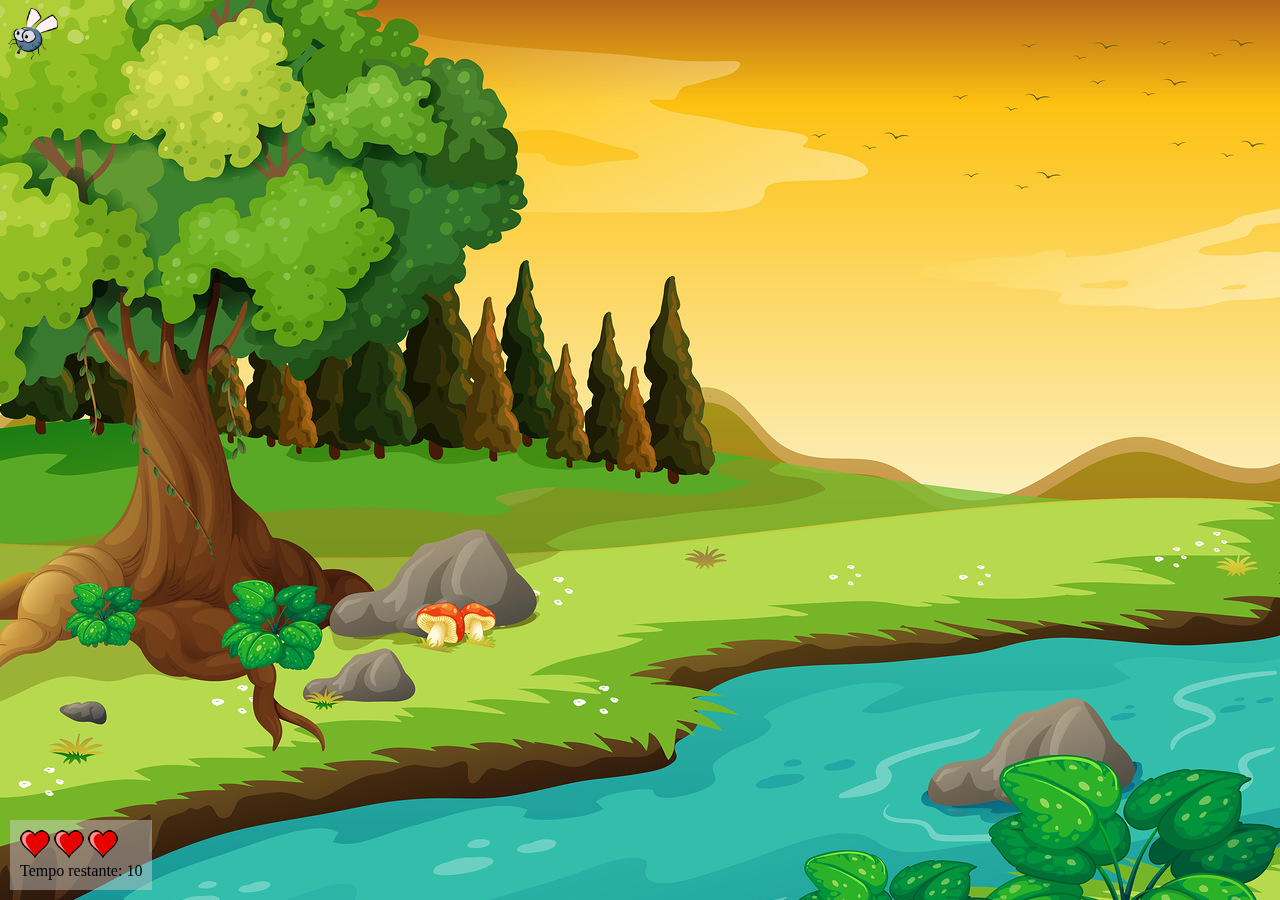
<file: index.html>
<!DOCTYPE html>
<html>
<head>
	<meta charset="utf-8">
	<meta name="viewport" content="width=device-width, initial-scale=1">
	<title>Mate o Mosquito</title>
	<link rel=stylesheet href="estilo.css">
	<style>
	html{
	cursor: url(imagens/mata_mosca.png), auto;
	}
	</style>
</head>
<body>
<img src="imagens/mosca.png" class="misquito" id="mosquitao" style="width:50px" onclick="clicado()">
<div class="painel">
			<div class="vidas">
				<img id="v1" src="imagens/coracao_cheio.png" />
				<img id="v2" src="imagens/coracao_cheio.png" />
				<img id="v3" src="imagens/coracao_cheio.png" />
			</div>

			<div class="cronometro">Tempo restante: <span id="cronometro"></span></div>
		</div>
<script src="logica.js"></script>
<script type="text/javascript">

	tempo = 10
	document.getElementById('cronometro').innerHTML = tempo
	function time(){
			tempo = tempo - 1
			document.getElementById('cronometro').innerHTML = tempo
			console.log(tempo)
	}
	setInterval(time, 1000);
</script>
</body>
</html>
</file>
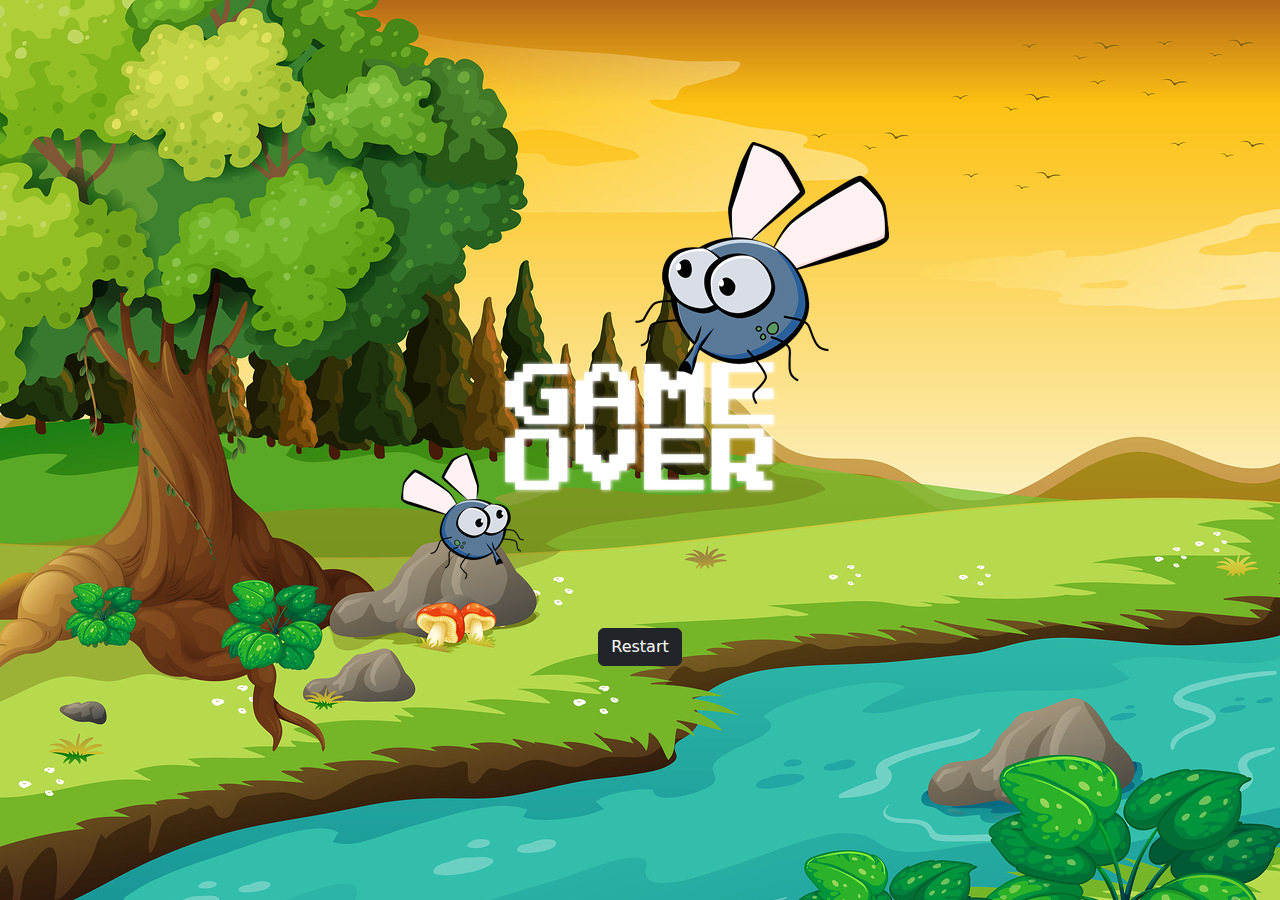
<file: fim_de_jogo.html>
<!DOCTYPE html>
<html>
<head>
	<meta charset="utf-8">
	<meta name="viewport" content="width=device-width, initial-scale=1">
	<title>
		fim de jogo!
	</title>
	<link rel=stylesheet href="https://cdn.jsdelivr.net/npm/bootstrap@5.3.1/dist/css/bootstrap.min.css">
	<style>
		body{
	background-size: 100%;
	background-image: url("imagens/bg.jpg");
}
#caixa{
	padding: 10%;
	display: flex;
	flex-direction:column;
    justify-content: center;
    align-items: center;
}
	</style>
	<script type="text/javascript">
		function paginit(){
			window.location.href = 'pag.html'
		}
	</script>
</head>
<body>
	<div id="caixa">
	<img src="imagens/game_over.png" alt="">
	<button type="button" class="btn btn-dark" id="botao" onClick="paginit()">Restart</button>
</body>
</html>
</file>
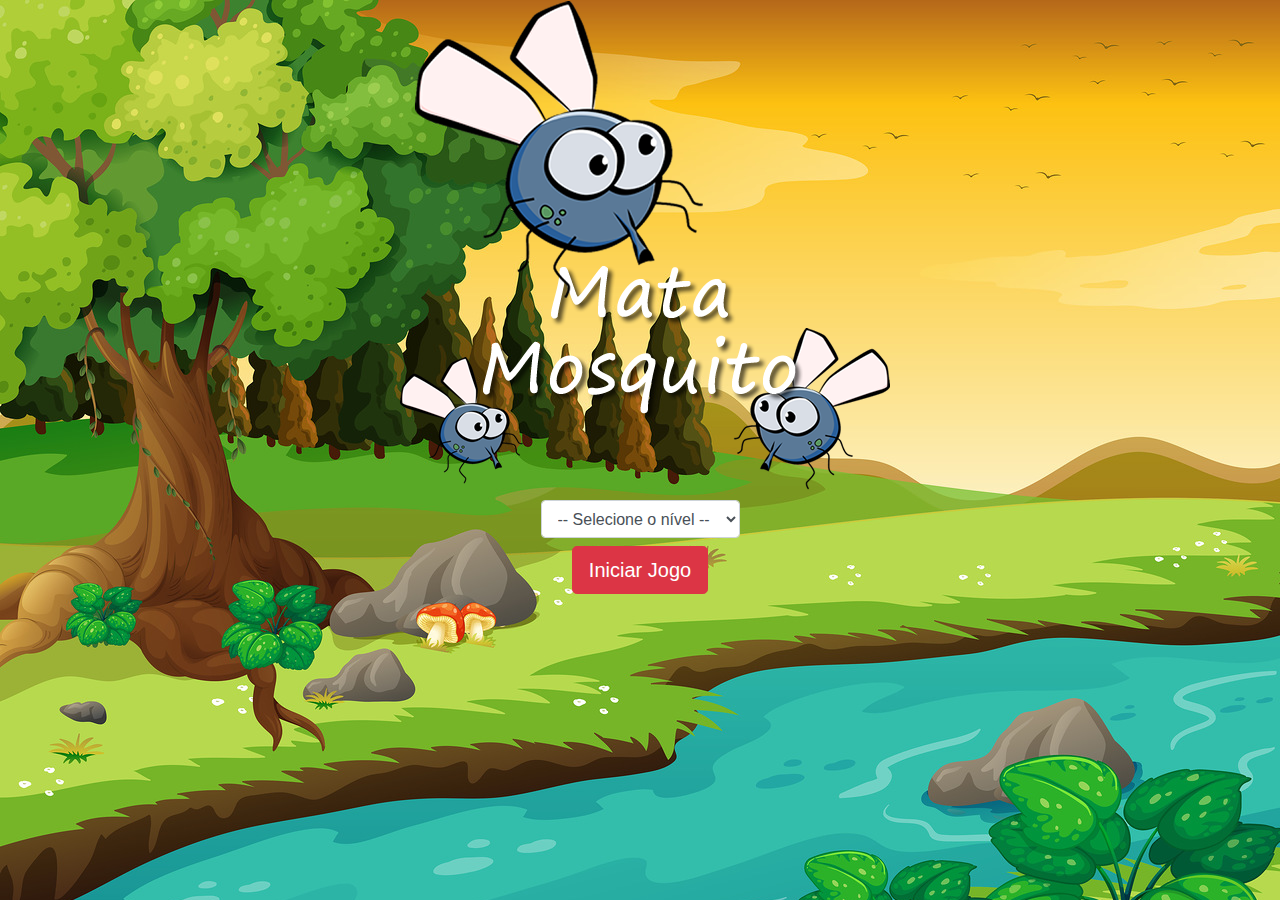
<file: pag.html>
<!DOCTYPE html>
<html>
	<head>
		<title></title>
    <meta charset="UTF-8" />
		<link rel="stylesheet" href="https://maxcdn.bootstrapcdn.com/bootstrap/4.0.0/css/bootstrap.min.css" integrity="sha384-Gn5384xqQ1aoWXA+058RXPxPg6fy4IWvTNh0E263XmFcJlSAwiGgFAW/dAiS6JXm" crossorigin="anonymous">

		<link rel="stylesheet" href="estilo.css" />

    <script>
      function iniciarJogo() {
        var nivel = document.getElementById('nivel').value

        if(nivel === '') {
          alert('Selecione um nível para iniciar o jogo')
          return false
        }

        window.location.href = 'index.html?' + nivel

      }
    </script>
	</head>
	<body>

		<div class="container">
			<div class="row">
				<div class="col">
					<div class="d-flex justify-content-center">
						<img src="imagens/game.png" />
					</div>
				</div>
			</div>

      <div class="row">
				<div class="col">
					<div class="d-flex justify-content-center">
            <div class="mb-2">
              <select class="form-control" id="nivel">
                <option value="">-- Selecione o nível --</option>
                <option value="normal">Normal</option>
                <option value="dificil">Difícil</option>
                <option value="chucknorris">Chuck Norris</option>
              </select>
            </div>
          </div>
        </div>
      </div>

			<div class="row">
				<div class="col">
					<div class="d-flex justify-content-center">
						<button type="button" class="btn btn-danger btn-lg" onclick="iniciarJogo()">Iniciar Jogo</button>
					</div>
				</div>
			</div>
		</div>

	</body>
</html>
</file>
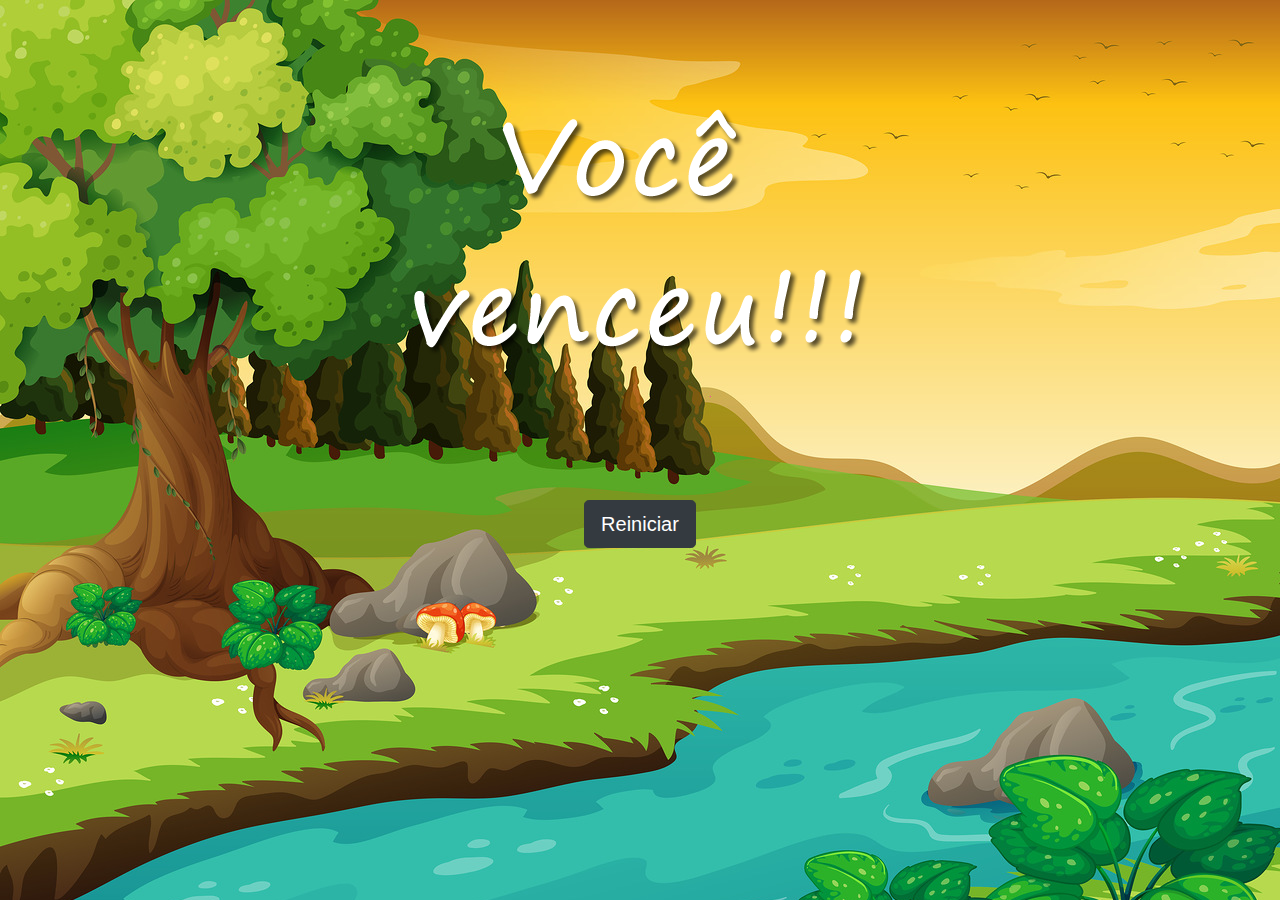
<file: vitoria.html>
<!DOCTYPE html>
<html>
	<head>
		<title></title>
		<meta charset="UTF-8" />

		<link rel="stylesheet" href="https://maxcdn.bootstrapcdn.com/bootstrap/4.0.0/css/bootstrap.min.css" integrity="sha384-Gn5384xqQ1aoWXA+058RXPxPg6fy4IWvTNh0E263XmFcJlSAwiGgFAW/dAiS6JXm" crossorigin="anonymous">

		<link rel="stylesheet" href="estilo.css" />
	</head>
	<body>

		<div class="container">
			<div class="row">
				<div class="col">
					<div class="d-flex justify-content-center">
						<img src="imagens/vitoria.png" />
					</div>
				</div>
			</div>


			<div class="row">
				<div class="col">
					<div class="d-flex justify-content-center">
						<button type="button" class="btn btn-dark btn-lg" onclick="window.location.href = 'pag.html' ">Reiniciar</button>
					</div>
				</div>
			</div>
		</div>

	</body>
</html>
</file>
<file: estilo.css>
.misquito{
	position: relative;
}
.painel{
	background-color: rgba(213, 213, 213, 0.44);
	padding: 10px;
	left: 10px;
	bottom: 10px;
	position:fixed 
}
body{
	background-size: 100%;
	background-image: url("imagens/bg.jpg");
}
</file>
